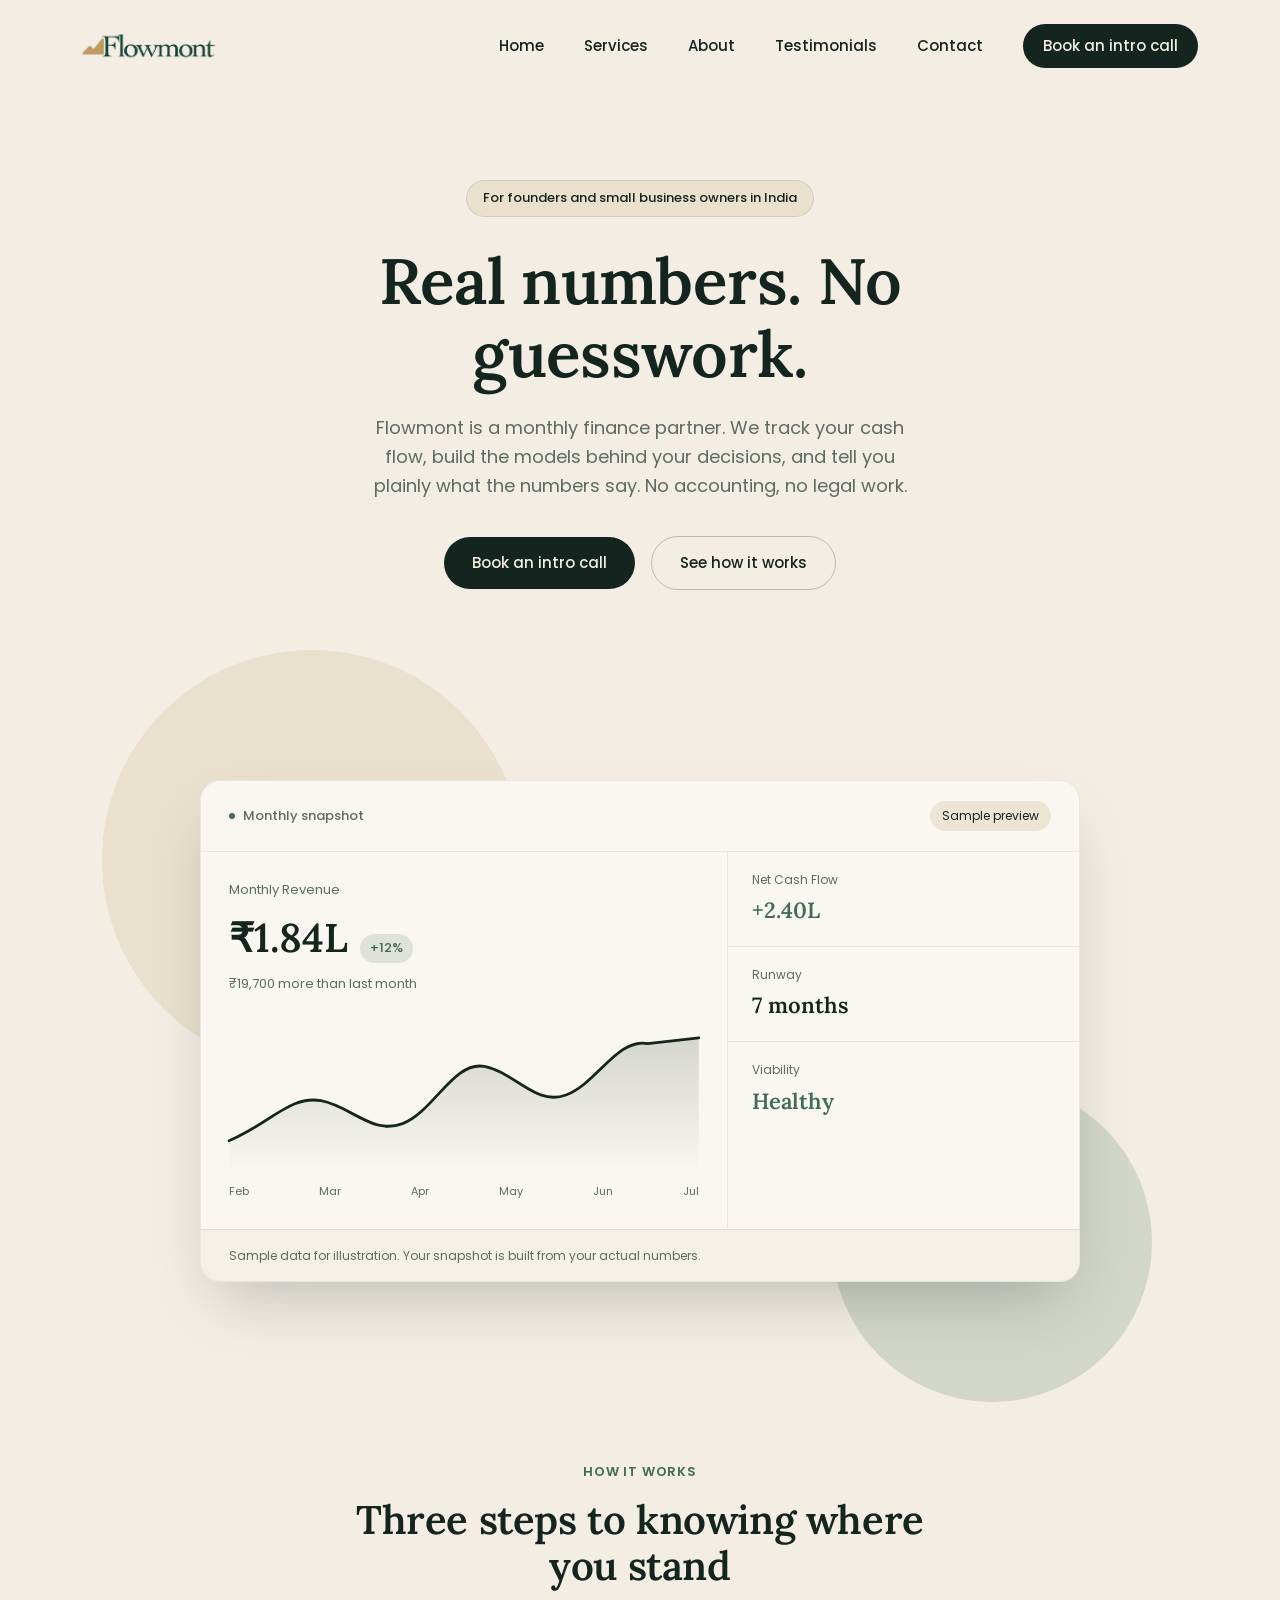
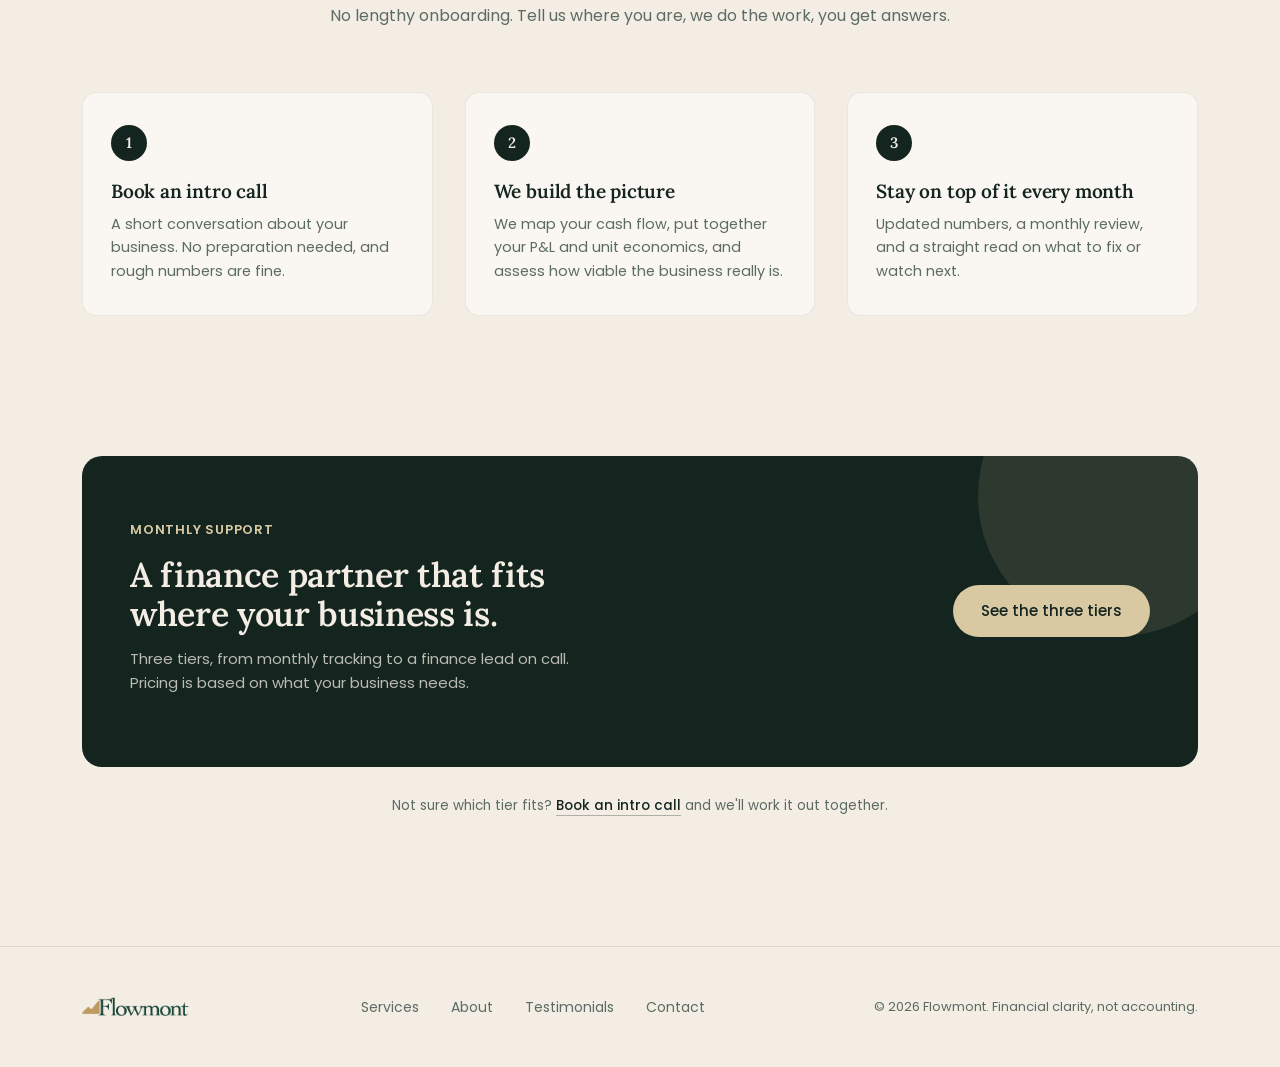
<file: index.html>
<!DOCTYPE html>
<html lang="en">
<head>
<meta charset="UTF-8">
<meta name="viewport" content="width=device-width, initial-scale=1.0">
<title>Flowmont | Real numbers. No guesswork.</title>
<meta name="description" content="Flowmont is a monthly finance partner for founders and small business owners in India. Cash flow tracking, financial models, and a straight read on your numbers. No accounting, no jargon.">
<link rel="icon" href="assets/flowmont-mark.png">
<link rel="preconnect" href="https://fonts.googleapis.com">
<link rel="preconnect" href="https://fonts.gstatic.com" crossorigin>
<link href="https://fonts.googleapis.com/css2?family=Lora:wght@500;600;700&family=Poppins:wght@300;400;500;600&display=swap" rel="stylesheet">
<link rel="stylesheet" href="css/style.css">
</head>
<body>

<header class="nav" id="nav">
  <div class="container nav-inner">
    <a href="index.html" class="nav-logo">
      <img src="assets/flowmont-logo-full.png" alt="Flowmont">
    </a>
    <nav class="nav-links" id="navLinks">
      <a href="index.html">Home</a>
      <a href="services.html">Services</a>
      <a href="about.html">About</a>
      <a href="testimonials.html">Testimonials</a>
      <a href="contact.html">Contact</a>
      <a href="contact.html" class="btn btn-primary btn-small">Book an intro call</a>
    </nav>
    <button class="nav-menu-toggle" id="navToggle" aria-label="Toggle menu">
      <span></span><span></span><span></span>
    </button>
  </div>
</header>

<main>

  <section class="hero">
    <div class="container">
      <div class="hero-tag reveal">For founders and small business owners in India</div>
      <h1 class="reveal">Real numbers. No guesswork.</h1>
      <p class="hero-sub reveal">Flowmont is a monthly finance partner. We track your cash flow, build the models behind your decisions, and tell you plainly what the numbers say. No accounting, no legal work.</p>
      <div class="hero-actions reveal">
        <a href="contact.html" class="btn btn-primary">Book an intro call</a>
        <a href="#how-it-works" class="btn btn-secondary">See how it works</a>
      </div>
    </div>
  </section>

  <section class="card-stage">
    <div class="shape shape-1"></div>
    <div class="shape shape-2"></div>
    <div class="shape shape-3"></div>

    <div class="report-card reveal">
      <div class="report-card-header">
        <div class="tag"><span class="dot"></span> Monthly snapshot</div>
        <div class="sample-label">Sample preview</div>
      </div>
      <div class="report-card-body">
        <div class="report-main">
          <div class="report-main-label">Monthly Revenue</div>
          <div class="report-main-value-row">
            <span class="report-main-value" data-count-to="184000" data-prefix="₹" data-format="lakh">₹0</span>
            <span class="report-badge">+12%</span>
          </div>
          <div class="report-main-sub">₹19,700 more than last month</div>

          <div class="chart-wrap">
            <svg viewBox="0 0 460 140" preserveAspectRatio="none">
              <path class="chart-fill" d="M0,110 C40,95 60,70 90,75 C120,80 140,105 170,95 C200,85 220,40 250,45 C280,50 300,80 330,70 C360,60 380,20 410,25 L460,20 L460,140 L0,140 Z" fill="url(#chartGradient)"></path>
              <defs>
                <linearGradient id="chartGradient" x1="0" y1="0" x2="0" y2="1">
                  <stop offset="0%" stop-color="#14241F" stop-opacity="0.16"></stop>
                  <stop offset="100%" stop-color="#14241F" stop-opacity="0"></stop>
                </linearGradient>
              </defs>
              <path class="chart-path" d="M0,110 C40,95 60,70 90,75 C120,80 140,105 170,95 C200,85 220,40 250,45 C280,50 300,80 330,70 C360,60 380,20 410,25 L460,20"></path>
            </svg>
          </div>
          <div class="chart-months">
            <span>Feb</span><span>Mar</span><span>Apr</span><span>May</span><span>Jun</span><span>Jul</span>
          </div>
        </div>

        <div class="report-side">
          <div class="report-stat">
            <div class="report-stat-label">Net Cash Flow</div>
            <div class="report-stat-value positive">+<span data-count-to="240000" data-format="lakh">₹0</span></div>
          </div>
          <div class="report-stat">
            <div class="report-stat-label">Runway</div>
            <div class="report-stat-value"><span data-count-to="7">0</span> months</div>
          </div>
          <div class="report-stat">
            <div class="report-stat-label">Viability</div>
            <div class="report-stat-value positive">Healthy</div>
          </div>
        </div>
      </div>
      <div class="report-card-footer">Sample data for illustration. Your snapshot is built from your actual numbers.</div>
    </div>
  </section>

  <section class="how-it-works" id="how-it-works">
    <div class="container">
      <div class="section-heading reveal">
        <span class="eyebrow">How it works</span>
        <h2>Three steps to knowing where you stand</h2>
        <p>No lengthy onboarding. Tell us where you are, we do the work, you get answers.</p>
      </div>
      <div class="steps reveal-stagger">
        <div class="step-card">
          <div class="step-number">1</div>
          <h3>Book an intro call</h3>
          <p>A short conversation about your business. No preparation needed, and rough numbers are fine.</p>
        </div>
        <div class="step-card">
          <div class="step-number">2</div>
          <h3>We build the picture</h3>
          <p>We map your cash flow, put together your P&amp;L and unit economics, and assess how viable the business really is.</p>
        </div>
        <div class="step-card">
          <div class="step-number">3</div>
          <h3>Stay on top of it every month</h3>
          <p>Updated numbers, a monthly review, and a straight read on what to fix or watch next.</p>
        </div>
      </div>
    </div>
  </section>

  <section class="clarity-cta">
    <div class="container">
      <div class="clarity-cta-box reveal">
        <div class="clarity-cta-text">
          <span class="eyebrow">Monthly support</span>
          <h2>A finance partner that fits where your business is.</h2>
          <p>Three tiers, from monthly tracking to a finance lead on call. Pricing is based on what your business needs.</p>
        </div>
        <div class="clarity-cta-actions">
          <a href="services.html#tiers" class="btn btn-primary">See the three tiers</a>
        </div>
      </div>
      <p class="retainer-note reveal">Not sure which tier fits? <a href="contact.html">Book an intro call</a> and we'll work it out together.</p>
    </div>
  </section>

</main>

<footer class="footer">
  <div class="container footer-inner">
    <img src="assets/flowmont-logo-full.png" alt="Flowmont">
    <nav class="footer-links">
      <a href="services.html">Services</a>
      <a href="about.html">About</a>
      <a href="testimonials.html">Testimonials</a>
      <a href="contact.html">Contact</a>
    </nav>
    <div class="footer-copy">© 2026 Flowmont. Financial clarity, not accounting.</div>
  </div>
</footer>

<script src="js/main.js"></script>
</body>
</html>
</file>
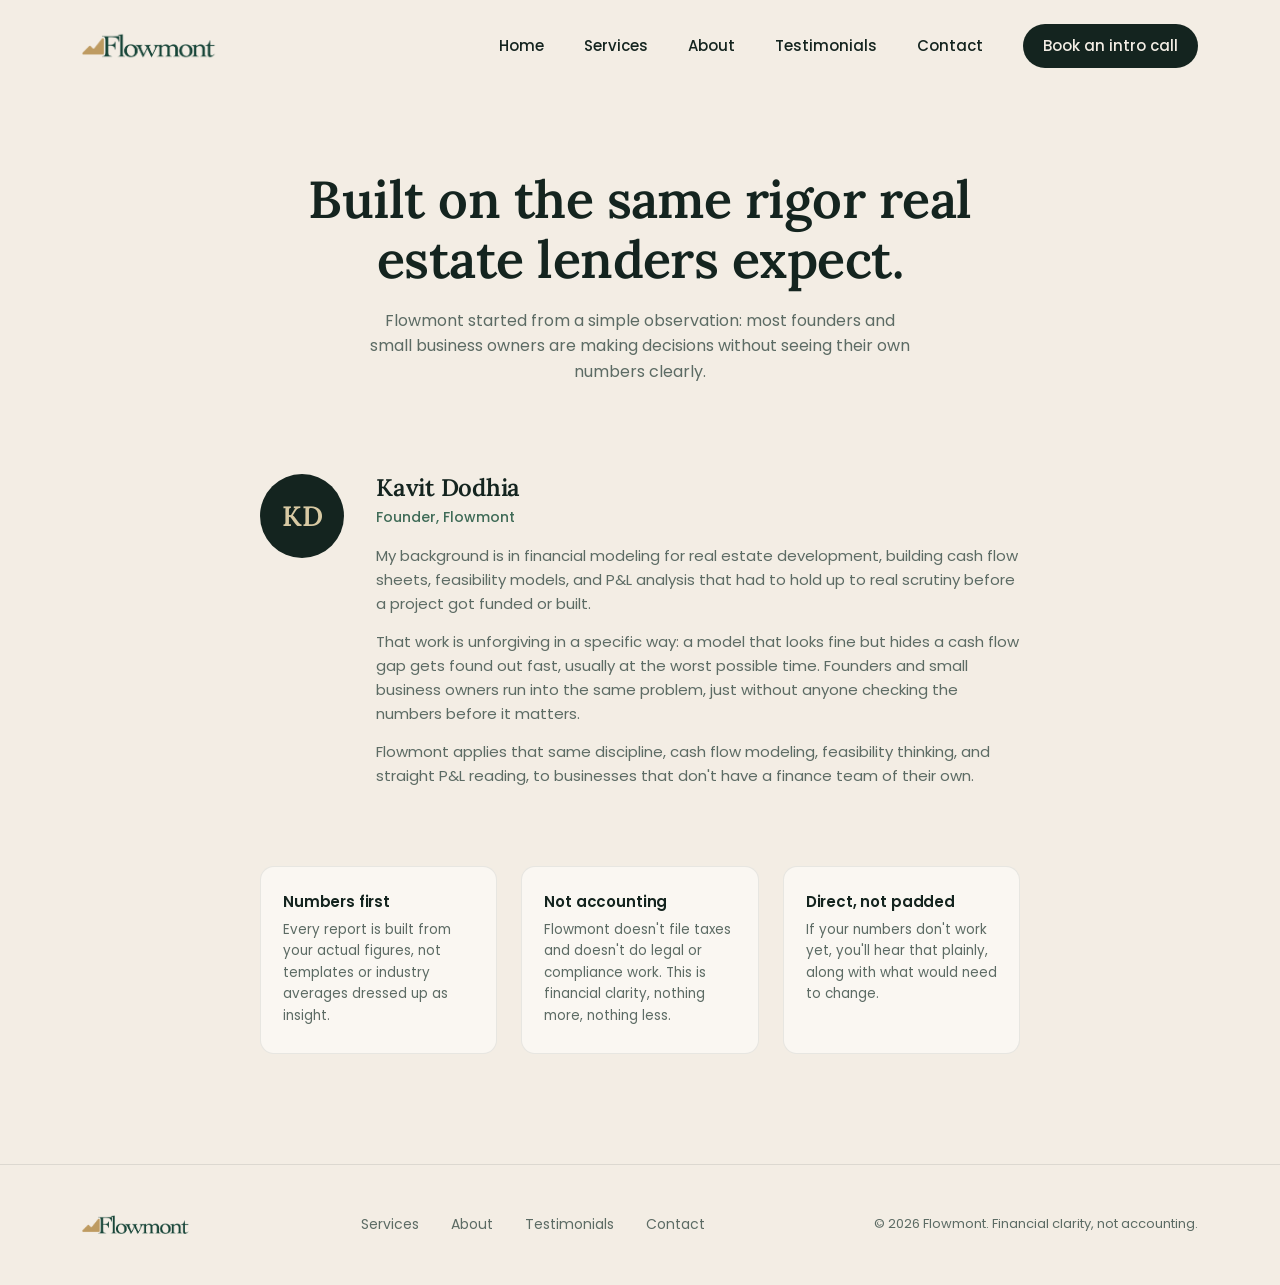
<file: about.html>
<!DOCTYPE html>
<html lang="en">
<head>
<meta charset="UTF-8">
<meta name="viewport" content="width=device-width, initial-scale=1.0">
<title>About | Flowmont</title>
<meta name="description" content="Flowmont is built on financial modeling, cash flow analysis, and feasibility work from real estate development, applied to early-stage founders and small business owners.">
<link rel="icon" href="assets/flowmont-mark.png">
<link rel="preconnect" href="https://fonts.googleapis.com">
<link rel="preconnect" href="https://fonts.gstatic.com" crossorigin>
<link href="https://fonts.googleapis.com/css2?family=Lora:wght@500;600;700&family=Poppins:wght@300;400;500;600&display=swap" rel="stylesheet">
<link rel="stylesheet" href="css/style.css">
</head>
<body>

<header class="nav" id="nav">
  <div class="container nav-inner">
    <a href="index.html" class="nav-logo">
      <img src="assets/flowmont-logo-full.png" alt="Flowmont">
    </a>
    <nav class="nav-links" id="navLinks">
      <a href="index.html">Home</a>
      <a href="services.html">Services</a>
      <a href="about.html">About</a>
      <a href="testimonials.html">Testimonials</a>
      <a href="contact.html">Contact</a>
      <a href="contact.html" class="btn btn-primary btn-small">Book an intro call</a>
    </nav>
    <button class="nav-menu-toggle" id="navToggle" aria-label="Toggle menu">
      <span></span><span></span><span></span>
    </button>
  </div>
</header>

<main>

  <section class="page-hero">
    <div class="container">
      <h1 class="reveal">Built on the same rigor real estate lenders expect.</h1>
      <p class="reveal">Flowmont started from a simple observation: most founders and small business owners are making decisions without seeing their own numbers clearly.</p>
    </div>
  </section>

  <section class="about-section">
    <div class="container">

      <div class="founder-block reveal">
        <div class="founder-avatar">KD</div>
        <div class="founder-text">
          <h2>Kavit Dodhia</h2>
          <div class="founder-title">Founder, Flowmont</div>
          <p>My background is in financial modeling for real estate development, building cash flow sheets, feasibility models, and P&amp;L analysis that had to hold up to real scrutiny before a project got funded or built.</p>
          <p>That work is unforgiving in a specific way: a model that looks fine but hides a cash flow gap gets found out fast, usually at the worst possible time. Founders and small business owners run into the same problem, just without anyone checking the numbers before it matters.</p>
          <p>Flowmont applies that same discipline, cash flow modeling, feasibility thinking, and straight P&amp;L reading, to businesses that don't have a finance team of their own.</p>
        </div>
      </div>

      <div class="about-principles reveal-stagger">
        <div class="principle-card">
          <h4>Numbers first</h4>
          <p>Every report is built from your actual figures, not templates or industry averages dressed up as insight.</p>
        </div>
        <div class="principle-card">
          <h4>Not accounting</h4>
          <p>Flowmont doesn't file taxes and doesn't do legal or compliance work. This is financial clarity, nothing more, nothing less.</p>
        </div>
        <div class="principle-card">
          <h4>Direct, not padded</h4>
          <p>If your numbers don't work yet, you'll hear that plainly, along with what would need to change.</p>
        </div>
      </div>

    </div>
  </section>

</main>

<footer class="footer">
  <div class="container footer-inner">
    <img src="assets/flowmont-logo-full.png" alt="Flowmont">
    <nav class="footer-links">
      <a href="services.html">Services</a>
      <a href="about.html">About</a>
      <a href="testimonials.html">Testimonials</a>
      <a href="contact.html">Contact</a>
    </nav>
    <div class="footer-copy">© 2026 Flowmont. Financial clarity, not accounting.</div>
  </div>
</footer>

<script src="js/main.js"></script>
</body>
</html>
</file>
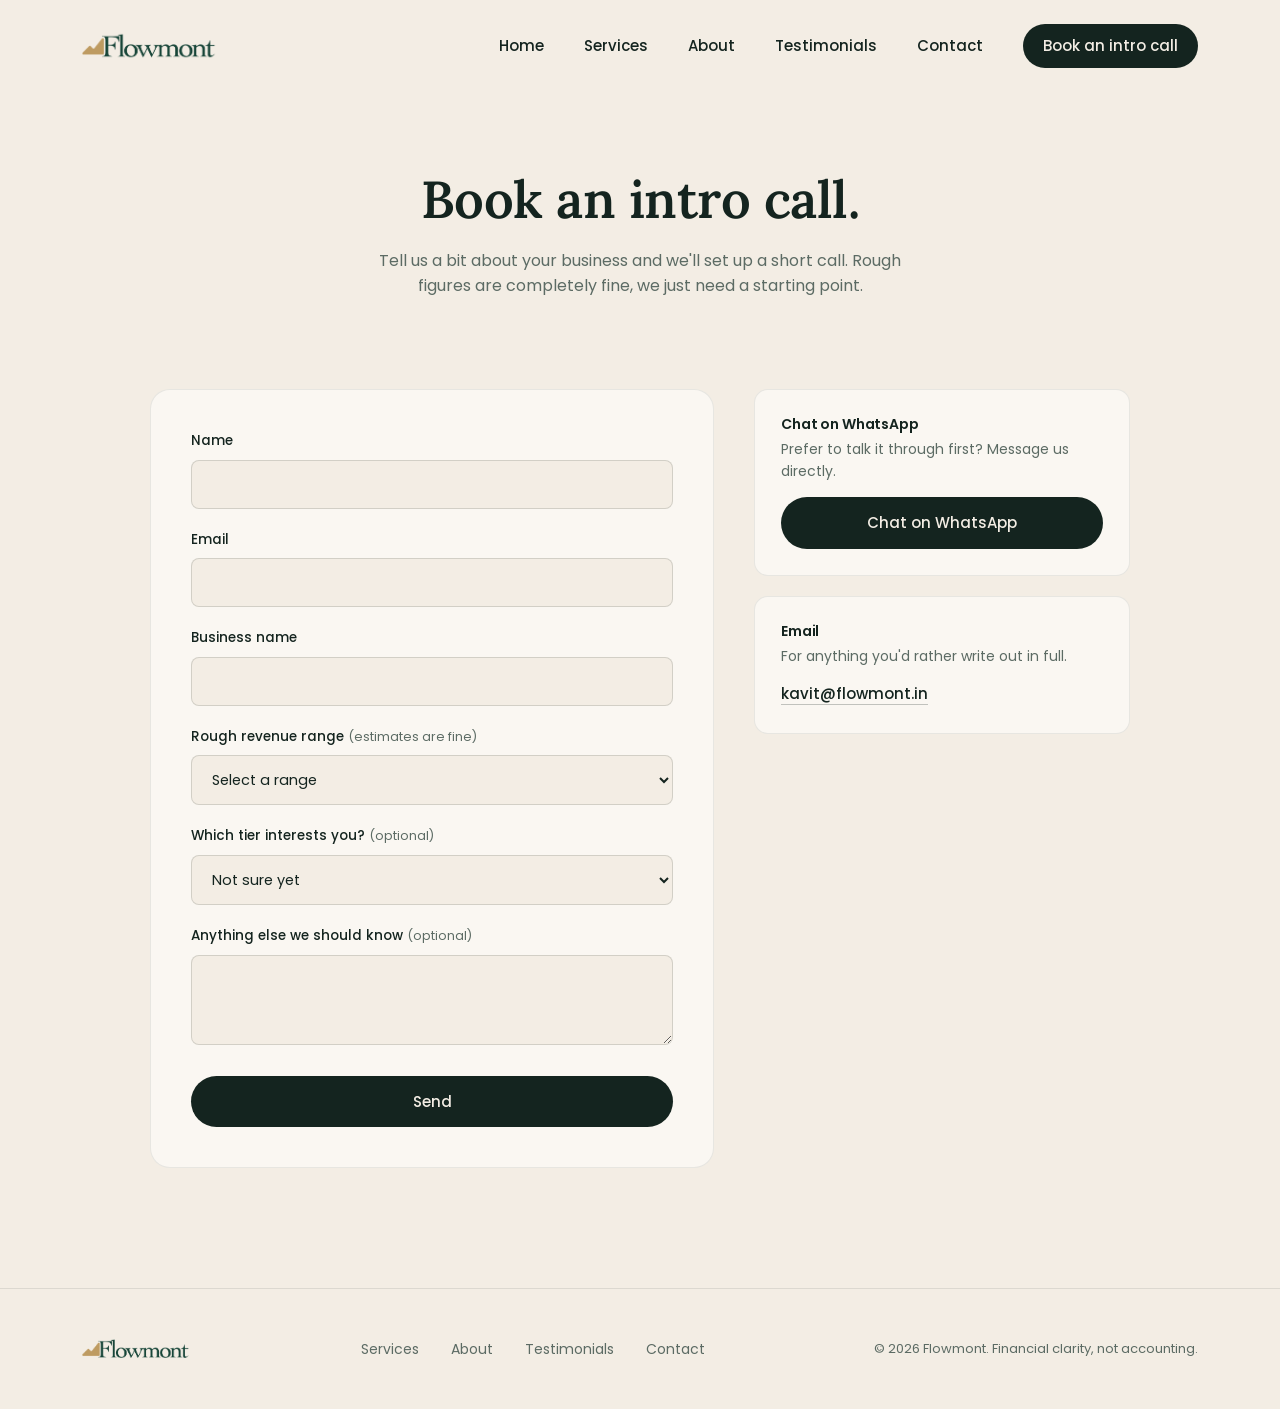
<file: contact.html>
<!DOCTYPE html>
<html lang="en">
<head>
<meta charset="UTF-8">
<meta name="viewport" content="width=device-width, initial-scale=1.0">
<title>Contact | Flowmont</title>
<meta name="description" content="Get in touch with Flowmont. Share your name, business, and a rough revenue range, exact figures aren't needed to start.">
<link rel="icon" href="assets/flowmont-mark.png">
<link rel="preconnect" href="https://fonts.googleapis.com">
<link rel="preconnect" href="https://fonts.gstatic.com" crossorigin>
<link href="https://fonts.googleapis.com/css2?family=Lora:wght@500;600;700&family=Poppins:wght@300;400;500;600&display=swap" rel="stylesheet">
<link rel="stylesheet" href="css/style.css">
</head>
<body>

<header class="nav" id="nav">
  <div class="container nav-inner">
    <a href="index.html" class="nav-logo">
      <img src="assets/flowmont-logo-full.png" alt="Flowmont">
    </a>
    <nav class="nav-links" id="navLinks">
      <a href="index.html">Home</a>
      <a href="services.html">Services</a>
      <a href="about.html">About</a>
      <a href="testimonials.html">Testimonials</a>
      <a href="contact.html">Contact</a>
      <a href="contact.html" class="btn btn-primary btn-small">Book an intro call</a>
    </nav>
    <button class="nav-menu-toggle" id="navToggle" aria-label="Toggle menu">
      <span></span><span></span><span></span>
    </button>
  </div>
</header>

<main>

  <section class="page-hero">
    <div class="container">
      <h1 class="reveal">Book an intro call.</h1>
      <p class="reveal">Tell us a bit about your business and we'll set up a short call. Rough figures are completely fine, we just need a starting point.</p>
    </div>
  </section>

  <section class="contact-section">
    <div class="container">
      <div class="contact-layout">

        <div class="contact-form-card reveal">
          <form id="contactForm" action="https://formspree.io/f/xojgpzgk" method="POST">
            <div class="form-row">
              <label for="name">Name</label>
              <input type="text" id="name" name="name" required>
            </div>
            <div class="form-row">
              <label for="email">Email</label>
              <input type="email" id="email" name="email" required>
            </div>
            <div class="form-row">
              <label for="business">Business name</label>
              <input type="text" id="business" name="business" required>
            </div>
            <div class="form-row">
              <label for="revenue">Rough revenue range <span class="hint">(estimates are fine)</span></label>
              <select id="revenue" name="revenue_range" required>
                <option value="" disabled selected>Select a range</option>
                <option value="Pre-revenue">Pre-revenue / idea stage</option>
                <option value="Under 5L">Under ₹5L / year</option>
                <option value="5L-25L">₹5L to ₹25L / year</option>
                <option value="25L-1Cr">₹25L to ₹1Cr / year</option>
                <option value="1Cr+">₹1Cr+ / year</option>
                <option value="Not sure">Not sure yet</option>
              </select>
            </div>
            <div class="form-row">
              <label for="tier">Which tier interests you? <span class="hint">(optional)</span></label>
              <select id="tier" name="tier">
                <option value="Not sure yet" selected>Not sure yet</option>
                <option value="track">Track: monthly numbers and a review call</option>
                <option value="model">Model: unit economics, forecasts, and scenarios</option>
                <option value="advise">Advise: a finance lead on call</option>
              </select>
            </div>
            <div class="form-row">
              <label for="message">Anything else we should know <span class="hint">(optional)</span></label>
              <textarea id="message" name="message"></textarea>
            </div>
            <button type="submit" class="btn btn-primary form-submit">Send</button>
            <p class="form-status" id="formStatus"></p>
          </form>
        </div>

        <div class="contact-side reveal">
          <div class="contact-info-card">
            <h4>Chat on WhatsApp</h4>
            <p>Prefer to talk it through first? Message us directly.</p>
            <a href="https://wa.me/919920266222" target="_blank" rel="noopener" class="btn btn-primary whatsapp-btn">Chat on WhatsApp</a>
          </div>
          <div class="contact-info-card">
            <h4>Email</h4>
            <p>For anything you'd rather write out in full.</p>
            <a href="mailto:kavit@flowmont.in" class="contact-value">kavit@flowmont.in</a>
          </div>
        </div>

      </div>
    </div>
  </section>

</main>

<footer class="footer">
  <div class="container footer-inner">
    <img src="assets/flowmont-logo-full.png" alt="Flowmont">
    <nav class="footer-links">
      <a href="services.html">Services</a>
      <a href="about.html">About</a>
      <a href="testimonials.html">Testimonials</a>
      <a href="contact.html">Contact</a>
    </nav>
    <div class="footer-copy">© 2026 Flowmont. Financial clarity, not accounting.</div>
  </div>
</footer>

<script src="js/main.js"></script>
</body>
</html>
</file>
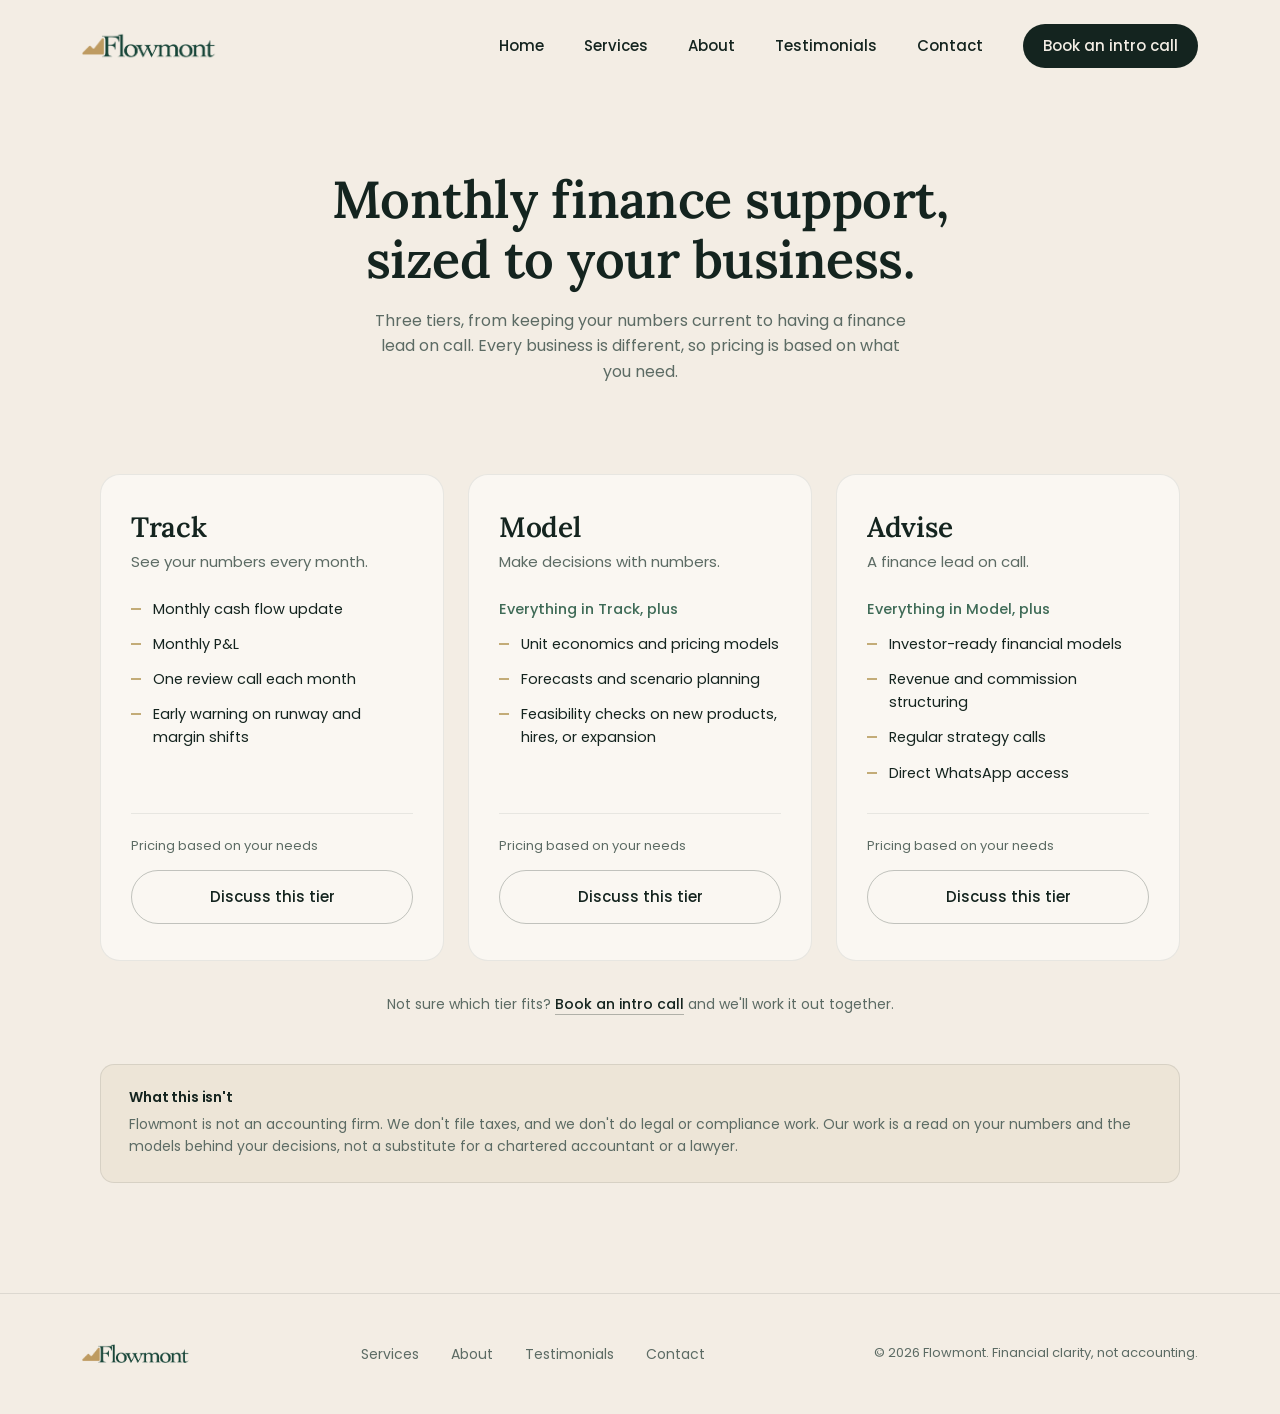
<file: services.html>
<!DOCTYPE html>
<html lang="en">
<head>
<meta charset="UTF-8">
<meta name="viewport" content="width=device-width, initial-scale=1.0">
<title>Services | Flowmont</title>
<meta name="description" content="Three monthly tiers of finance support for founders and small business owners: Track, Model, and Advise. Pricing is based on what your business needs.">
<link rel="icon" href="assets/flowmont-mark.png">
<link rel="preconnect" href="https://fonts.googleapis.com">
<link rel="preconnect" href="https://fonts.gstatic.com" crossorigin>
<link href="https://fonts.googleapis.com/css2?family=Lora:wght@500;600;700&family=Poppins:wght@300;400;500;600&display=swap" rel="stylesheet">
<link rel="stylesheet" href="css/style.css">
</head>
<body>

<header class="nav" id="nav">
  <div class="container nav-inner">
    <a href="index.html" class="nav-logo">
      <img src="assets/flowmont-logo-full.png" alt="Flowmont">
    </a>
    <nav class="nav-links" id="navLinks">
      <a href="index.html">Home</a>
      <a href="services.html">Services</a>
      <a href="about.html">About</a>
      <a href="testimonials.html">Testimonials</a>
      <a href="contact.html">Contact</a>
      <a href="contact.html" class="btn btn-primary btn-small">Book an intro call</a>
    </nav>
    <button class="nav-menu-toggle" id="navToggle" aria-label="Toggle menu">
      <span></span><span></span><span></span>
    </button>
  </div>
</header>

<main>

  <section class="page-hero">
    <div class="container">
      <h1 class="reveal">Monthly finance support, sized to your business.</h1>
      <p class="reveal">Three tiers, from keeping your numbers current to having a finance lead on call. Every business is different, so pricing is based on what you need.</p>
    </div>
  </section>

  <section class="tiers-section" id="tiers">
    <div class="container">

      <div class="tier-grid reveal-stagger">

        <div class="tier-card">
          <h2 class="tier-name">Track</h2>
          <p class="tier-tagline">See your numbers every month.</p>
          <ul class="tier-list">
            <li>Monthly cash flow update</li>
            <li>Monthly P&amp;L</li>
            <li>One review call each month</li>
            <li>Early warning on runway and margin shifts</li>
          </ul>
          <div class="tier-footer">
            <span class="tier-price">Pricing based on your needs</span>
            <a href="contact.html?tier=track" class="btn btn-secondary">Discuss this tier</a>
          </div>
        </div>

        <div class="tier-card">
          <h2 class="tier-name">Model</h2>
          <p class="tier-tagline">Make decisions with numbers.</p>
          <ul class="tier-list">
            <li class="tier-includes">Everything in Track, plus</li>
            <li>Unit economics and pricing models</li>
            <li>Forecasts and scenario planning</li>
            <li>Feasibility checks on new products, hires, or expansion</li>
          </ul>
          <div class="tier-footer">
            <span class="tier-price">Pricing based on your needs</span>
            <a href="contact.html?tier=model" class="btn btn-secondary">Discuss this tier</a>
          </div>
        </div>

        <div class="tier-card">
          <h2 class="tier-name">Advise</h2>
          <p class="tier-tagline">A finance lead on call.</p>
          <ul class="tier-list">
            <li class="tier-includes">Everything in Model, plus</li>
            <li>Investor-ready financial models</li>
            <li>Revenue and commission structuring</li>
            <li>Regular strategy calls</li>
            <li>Direct WhatsApp access</li>
          </ul>
          <div class="tier-footer">
            <span class="tier-price">Pricing based on your needs</span>
            <a href="contact.html?tier=advise" class="btn btn-secondary">Discuss this tier</a>
          </div>
        </div>

      </div>

      <p class="tier-help reveal">Not sure which tier fits? <a href="contact.html">Book an intro call</a> and we'll work it out together.</p>

      <div class="scope-note reveal">
        <h4>What this isn't</h4>
        <p>Flowmont is not an accounting firm. We don't file taxes, and we don't do legal or compliance work. Our work is a read on your numbers and the models behind your decisions, not a substitute for a chartered accountant or a lawyer.</p>
      </div>

    </div>
  </section>

</main>

<footer class="footer">
  <div class="container footer-inner">
    <img src="assets/flowmont-logo-full.png" alt="Flowmont">
    <nav class="footer-links">
      <a href="services.html">Services</a>
      <a href="about.html">About</a>
      <a href="testimonials.html">Testimonials</a>
      <a href="contact.html">Contact</a>
    </nav>
    <div class="footer-copy">© 2026 Flowmont. Financial clarity, not accounting.</div>
  </div>
</footer>

<script src="js/main.js"></script>
</body>
</html>
</file>
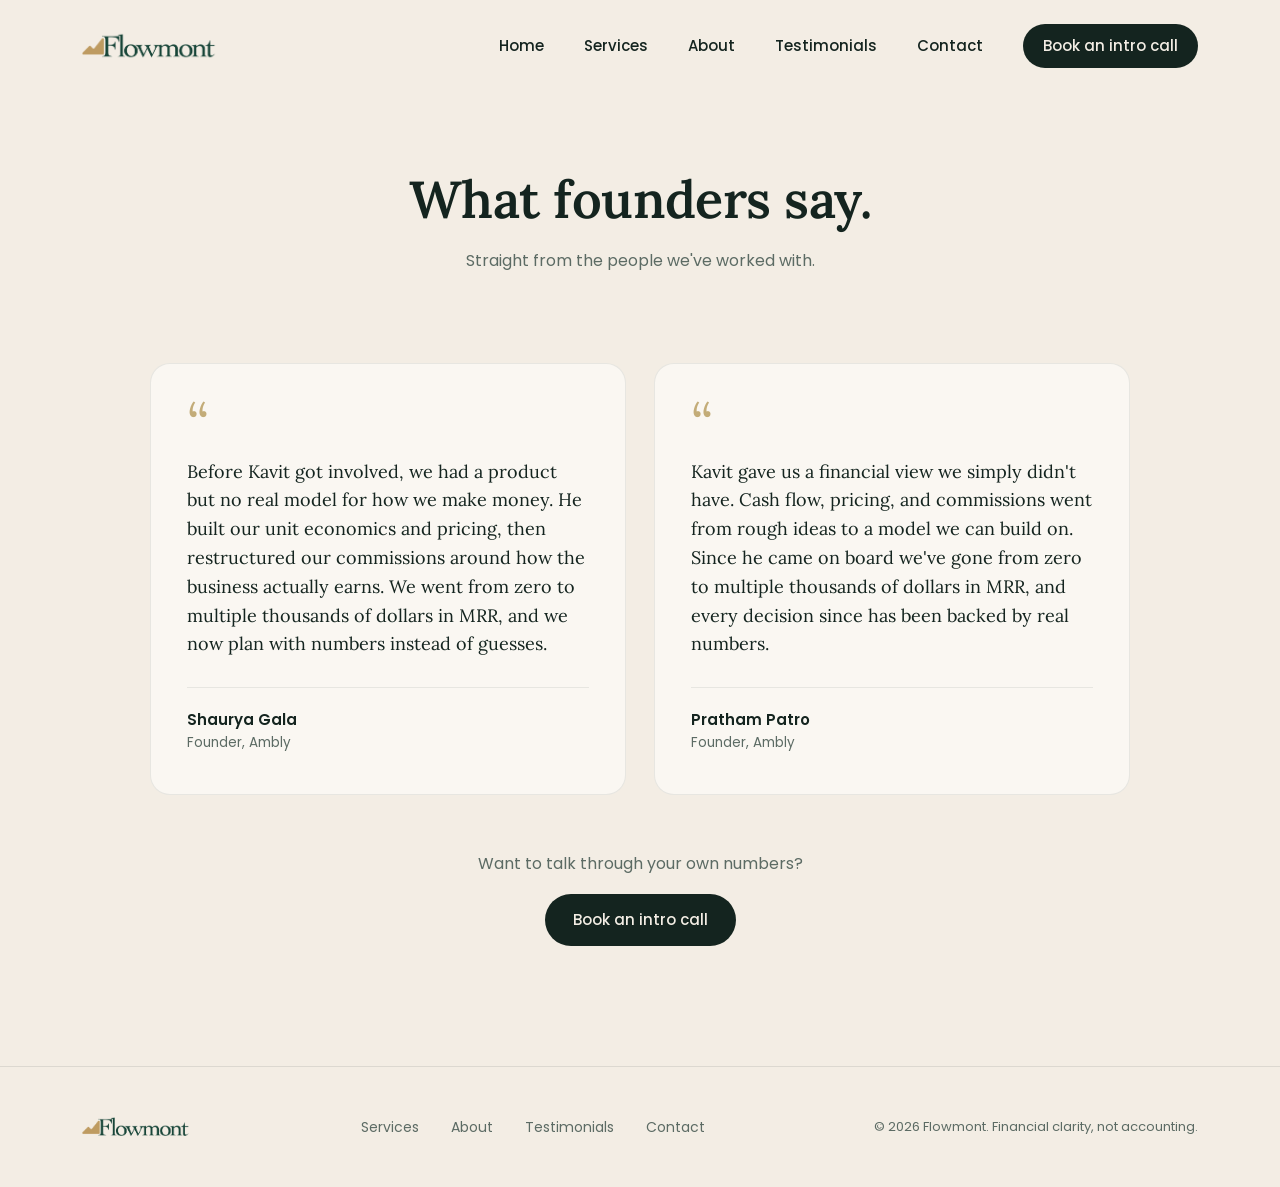
<file: testimonials.html>
<!DOCTYPE html>
<html lang="en">
<head>
<meta charset="UTF-8">
<meta name="viewport" content="width=device-width, initial-scale=1.0">
<title>Testimonials | Flowmont</title>
<meta name="description" content="What founders say about working with Flowmont.">
<link rel="icon" href="assets/flowmont-mark.png">
<link rel="preconnect" href="https://fonts.googleapis.com">
<link rel="preconnect" href="https://fonts.gstatic.com" crossorigin>
<link href="https://fonts.googleapis.com/css2?family=Lora:wght@500;600;700&family=Poppins:wght@300;400;500;600&display=swap" rel="stylesheet">
<link rel="stylesheet" href="css/style.css">
</head>
<body>

<!--
  DRAFT QUOTES: the two Ambly testimonials below were written by Flowmont from the
  engagement scope, not by the people quoted. Do not publish until Shaurya Gala and
  Pratham Patro have each approved (or rewritten) their quote and confirmed the MRR claim.
-->

<header class="nav" id="nav">
  <div class="container nav-inner">
    <a href="index.html" class="nav-logo">
      <img src="assets/flowmont-logo-full.png" alt="Flowmont">
    </a>
    <nav class="nav-links" id="navLinks">
      <a href="index.html">Home</a>
      <a href="services.html">Services</a>
      <a href="about.html">About</a>
      <a href="testimonials.html">Testimonials</a>
      <a href="contact.html">Contact</a>
      <a href="contact.html" class="btn btn-primary btn-small">Book an intro call</a>
    </nav>
    <button class="nav-menu-toggle" id="navToggle" aria-label="Toggle menu">
      <span></span><span></span><span></span>
    </button>
  </div>
</header>

<main>

  <section class="page-hero">
    <div class="container">
      <h1 class="reveal">What founders say.</h1>
      <p class="reveal">Straight from the people we've worked with.</p>
    </div>
  </section>

  <section class="testimonials-section">
    <div class="container">

      <div class="testimonial-grid reveal-stagger">

        <figure class="testimonial-card">
          <blockquote>
            <p>Before Kavit got involved, we had a product but no real model for how we make money. He built our unit economics and pricing, then restructured our commissions around how the business actually earns. We went from zero to multiple thousands of dollars in MRR, and we now plan with numbers instead of guesses.</p>
          </blockquote>
          <figcaption>
            <span class="testimonial-name">Shaurya Gala</span>
            <span class="testimonial-role">Founder, Ambly</span>
          </figcaption>
        </figure>

        <figure class="testimonial-card">
          <blockquote>
            <p>Kavit gave us a financial view we simply didn't have. Cash flow, pricing, and commissions went from rough ideas to a model we can build on. Since he came on board we've gone from zero to multiple thousands of dollars in MRR, and every decision since has been backed by real numbers.</p>
          </blockquote>
          <figcaption>
            <span class="testimonial-name">Pratham Patro</span>
            <span class="testimonial-role">Founder, Ambly</span>
          </figcaption>
        </figure>

      </div>

      <div class="testimonial-cta reveal">
        <p>Want to talk through your own numbers?</p>
        <a href="contact.html" class="btn btn-primary">Book an intro call</a>
      </div>

    </div>
  </section>

</main>

<footer class="footer">
  <div class="container footer-inner">
    <img src="assets/flowmont-logo-full.png" alt="Flowmont">
    <nav class="footer-links">
      <a href="services.html">Services</a>
      <a href="about.html">About</a>
      <a href="testimonials.html">Testimonials</a>
      <a href="contact.html">Contact</a>
    </nav>
    <div class="footer-copy">© 2026 Flowmont. Financial clarity, not accounting.</div>
  </div>
</footer>

<script src="js/main.js"></script>
</body>
</html>
</file>
<file: css/style.css>
/* ===== Variables & Reset ===== */
:root {
  --forest: #14241F;
  --forest-light: #1c332c;
  --cream: #F3EDE4;
  --cream-soft: #FAF7F2;
  --gold: #D8C9A3;
  --gold-deep: #c3ac78;
  --green-accent: #3f6b57;
  --text-muted: #5c6b64;
  --radius-lg: 20px;
  --radius-md: 14px;
  --radius-sm: 8px;
  --ease: cubic-bezier(0.4, 0, 0.2, 1);
}

* {
  margin: 0;
  padding: 0;
  box-sizing: border-box;
}

html {
  scroll-behavior: smooth;
}

body {
  font-family: 'Poppins', sans-serif;
  color: var(--forest);
  background: var(--cream);
  line-height: 1.6;
  overflow-x: hidden;
}

h1, h2, h3, h4 {
  font-family: 'Lora', serif;
  font-weight: 600;
  line-height: 1.15;
  letter-spacing: -0.01em;
}

a {
  text-decoration: none;
  color: inherit;
}

img {
  max-width: 100%;
  display: block;
}

button {
  font-family: 'Poppins', sans-serif;
  cursor: pointer;
  border: none;
  background: none;
}

.container {
  max-width: 1180px;
  margin: 0 auto;
  padding: 0 32px;
}

section {
  position: relative;
}

/* ===== Buttons ===== */
.btn {
  display: inline-flex;
  align-items: center;
  justify-content: center;
  gap: 8px;
  padding: 14px 28px;
  border-radius: 999px;
  font-size: 15px;
  font-weight: 500;
  transition: transform 240ms var(--ease), background-color 240ms var(--ease), color 240ms var(--ease), box-shadow 240ms var(--ease), border-color 240ms var(--ease);
  white-space: nowrap;
}

.btn-primary {
  background: var(--forest);
  color: var(--cream);
}

.btn-primary:hover {
  background: var(--forest-light);
  transform: translateY(-2px);
  box-shadow: 0 8px 20px rgba(20, 36, 31, 0.25);
}

.btn-secondary {
  background: transparent;
  color: var(--forest);
  border: 1.5px solid rgba(20, 36, 31, 0.25);
}

.btn-secondary:hover {
  border-color: var(--forest);
  background: rgba(20, 36, 31, 0.05);
  transform: translateY(-2px);
}

.btn-small {
  padding: 10px 20px;
  font-size: 14px;
}

/* ===== Nav ===== */
.nav {
  position: fixed;
  top: 0;
  left: 0;
  right: 0;
  z-index: 100;
  padding: 24px 0;
  transition: padding 300ms var(--ease), background-color 300ms var(--ease), box-shadow 300ms var(--ease), backdrop-filter 300ms var(--ease);
}

.nav.scrolled {
  padding: 12px 0;
  background: rgba(243, 237, 228, 0.85);
  backdrop-filter: blur(10px);
  box-shadow: 0 1px 0 rgba(20, 36, 31, 0.08);
}

.nav-inner {
  display: flex;
  align-items: center;
  justify-content: space-between;
}

.nav-logo {
  display: flex;
  align-items: center;
}

.nav-logo img {
  height: 30px;
  width: auto;
  transition: height 300ms var(--ease);
}

.nav.scrolled .nav-logo img {
  height: 26px;
}

.nav-links {
  display: flex;
  align-items: center;
  gap: 40px;
}

.nav-links a {
  font-size: 15px;
  font-weight: 500;
  color: var(--forest);
  position: relative;
  transition: opacity 200ms var(--ease);
}

.nav-links a:not(.btn):hover {
  opacity: 0.7;
}

.nav-links a.btn-primary {
  color: var(--cream);
}

.nav-menu-toggle {
  display: none;
  flex-direction: column;
  gap: 5px;
  padding: 8px;
}

.nav-menu-toggle span {
  width: 22px;
  height: 2px;
  background: var(--forest);
  border-radius: 2px;
}

/* ===== Reveal Animations ===== */
.reveal {
  opacity: 0;
  transform: translateY(24px);
  transition: opacity 500ms var(--ease), transform 500ms var(--ease);
}

.reveal.is-visible {
  opacity: 1;
  transform: translateY(0);
}

.reveal-stagger.is-visible > * {
  opacity: 1;
  transform: translateY(0);
}

.reveal-stagger > * {
  opacity: 0;
  transform: translateY(20px);
  transition: opacity 450ms var(--ease), transform 450ms var(--ease);
}

.reveal-stagger.is-visible > *:nth-child(1) { transition-delay: 0ms; }
.reveal-stagger.is-visible > *:nth-child(2) { transition-delay: 80ms; }
.reveal-stagger.is-visible > *:nth-child(3) { transition-delay: 160ms; }
.reveal-stagger.is-visible > *:nth-child(4) { transition-delay: 240ms; }
.reveal-stagger.is-visible > *:nth-child(5) { transition-delay: 320ms; }

@media (prefers-reduced-motion: reduce) {
  .reveal, .reveal-stagger > *, .nav, .nav-logo img, .btn, .shape, .chart-path {
    transition: none !important;
    animation: none !important;
  }
  .reveal, .reveal-stagger > * {
    opacity: 1;
    transform: none;
  }
}

/* ===== Hero ===== */
.hero {
  padding: 180px 0 100px;
  text-align: center;
}

.hero-tag {
  display: inline-flex;
  align-items: center;
  gap: 6px;
  padding: 7px 16px;
  border-radius: 999px;
  background: rgba(216, 201, 163, 0.35);
  border: 1px solid rgba(20, 36, 31, 0.1);
  font-size: 13px;
  font-weight: 500;
  color: var(--forest);
  margin-bottom: 28px;
}

.hero h1 {
  font-size: clamp(36px, 6vw, 64px);
  max-width: 850px;
  margin: 0 auto 22px;
}

.hero p.hero-sub {
  font-size: clamp(16px, 2vw, 18px);
  color: var(--text-muted);
  max-width: 560px;
  margin: 0 auto 36px;
}

.hero-actions {
  display: flex;
  align-items: center;
  justify-content: center;
  gap: 16px;
  flex-wrap: wrap;
}

/* ===== Report Card Section ===== */
.card-stage {
  position: relative;
  padding: 90px 0 60px;
  display: flex;
  justify-content: center;
}

.shape {
  position: absolute;
  border-radius: 50%;
  z-index: 0;
  will-change: transform;
}

.shape-1 {
  width: 420px;
  height: 420px;
  background: var(--gold);
  opacity: 0.35;
  top: -40px;
  left: 8%;
  animation: drift1 26s ease-in-out infinite;
}

.shape-2 {
  width: 320px;
  height: 320px;
  background: var(--green-accent);
  opacity: 0.18;
  bottom: -60px;
  right: 10%;
  animation: drift2 30s ease-in-out infinite;
}

.shape-3 {
  width: 200px;
  height: 200px;
  background: var(--gold-deep);
  opacity: 0.25;
  bottom: 10%;
  left: 20%;
  animation: drift3 22s ease-in-out infinite;
}

@keyframes drift1 {
  0%, 100% { transform: translate(0, 0); }
  50% { transform: translate(30px, 24px); }
}

@keyframes drift2 {
  0%, 100% { transform: translate(0, 0); }
  50% { transform: translate(-26px, -20px); }
}

@keyframes drift3 {
  0%, 100% { transform: translate(0, 0); }
  50% { transform: translate(18px, -28px); }
}

.report-card {
  position: relative;
  z-index: 1;
  width: 100%;
  max-width: 880px;
  background: var(--cream-soft);
  border-radius: var(--radius-lg);
  border: 1px solid rgba(20, 36, 31, 0.08);
  box-shadow: 0 30px 60px -20px rgba(20, 36, 31, 0.25);
  overflow: hidden;
}

.report-card-header {
  display: flex;
  align-items: center;
  justify-content: space-between;
  padding: 20px 28px;
  border-bottom: 1px solid rgba(20, 36, 31, 0.08);
}

.report-card-header .tag {
  font-size: 13px;
  font-weight: 500;
  color: var(--text-muted);
  display: flex;
  align-items: center;
  gap: 8px;
}

.report-card-header .tag .dot {
  width: 6px;
  height: 6px;
  border-radius: 50%;
  background: var(--green-accent);
}

.report-card-header .sample-label {
  font-size: 12px;
  padding: 5px 12px;
  border-radius: 999px;
  background: rgba(216, 201, 163, 0.4);
  color: var(--forest);
}

.report-card-body {
  display: grid;
  grid-template-columns: 1.5fr 1fr;
}

.report-main {
  padding: 28px;
  border-right: 1px solid rgba(20, 36, 31, 0.08);
}

.report-main-label {
  font-size: 13px;
  color: var(--text-muted);
  margin-bottom: 6px;
}

.report-main-value-row {
  display: flex;
  align-items: baseline;
  gap: 12px;
  margin-bottom: 4px;
}

.report-main-value {
  font-family: 'Lora', serif;
  font-size: 40px;
  font-weight: 600;
}

.report-badge {
  font-size: 13px;
  font-weight: 500;
  padding: 4px 10px;
  border-radius: 999px;
  background: rgba(63, 107, 87, 0.15);
  color: var(--green-accent);
}

.report-main-sub {
  font-size: 13px;
  color: var(--text-muted);
  margin-bottom: 20px;
}

.chart-wrap {
  width: 100%;
  height: 160px;
}

.chart-wrap svg {
  width: 100%;
  height: 100%;
  overflow: visible;
}

.chart-path {
  fill: none;
  stroke: var(--forest);
  stroke-width: 2.5;
  stroke-linecap: round;
  stroke-linejoin: round;
}

.chart-fill {
  opacity: 0;
  transition: opacity 600ms var(--ease) 400ms;
}

.chart-fill.is-visible {
  opacity: 1;
}

.chart-months {
  display: flex;
  justify-content: space-between;
  margin-top: 8px;
  font-size: 11px;
  color: var(--text-muted);
}

.report-side {
  display: flex;
  flex-direction: column;
}

.report-stat {
  padding: 18px 24px;
  border-bottom: 1px solid rgba(20, 36, 31, 0.08);
}

.report-stat:last-child {
  border-bottom: none;
}

.report-stat-label {
  font-size: 12px;
  color: var(--text-muted);
  margin-bottom: 4px;
}

.report-stat-value {
  font-family: 'Lora', serif;
  font-size: 22px;
  font-weight: 600;
}

.report-stat-value.positive {
  color: var(--green-accent);
}

.report-card-footer {
  padding: 16px 28px;
  border-top: 1px solid rgba(20, 36, 31, 0.08);
  font-size: 12px;
  color: var(--text-muted);
  background: rgba(216, 201, 163, 0.15);
}

/* ===== How It Works ===== */
.how-it-works {
  padding: 120px 0 100px;
}

.section-heading {
  text-align: center;
  max-width: 620px;
  margin: 0 auto 64px;
}

.section-heading .eyebrow {
  font-size: 13px;
  font-weight: 600;
  letter-spacing: 0.06em;
  text-transform: uppercase;
  color: var(--green-accent);
  margin-bottom: 14px;
  display: block;
}

.section-heading h2 {
  font-size: clamp(28px, 4vw, 40px);
  margin-bottom: 14px;
}

.section-heading p {
  color: var(--text-muted);
  font-size: 16px;
}

.steps {
  display: grid;
  grid-template-columns: repeat(3, 1fr);
  gap: 32px;
}

.step-card {
  background: var(--cream-soft);
  border: 1px solid rgba(20, 36, 31, 0.08);
  border-radius: var(--radius-md);
  padding: 32px 28px;
  transition: transform 300ms var(--ease), box-shadow 300ms var(--ease);
}

.step-card:hover {
  transform: translateY(-4px);
  box-shadow: 0 16px 32px -12px rgba(20, 36, 31, 0.15);
}

.step-number {
  font-family: 'Lora', serif;
  font-size: 15px;
  font-weight: 600;
  color: var(--cream);
  background: var(--forest);
  width: 36px;
  height: 36px;
  border-radius: 50%;
  display: flex;
  align-items: center;
  justify-content: center;
  margin-bottom: 20px;
}

.step-card h3 {
  font-size: 19px;
  margin-bottom: 10px;
}

.step-card p {
  font-size: 14.5px;
  color: var(--text-muted);
}

/* ===== Clarity CTA Section ===== */
.clarity-cta {
  padding: 40px 0 130px;
}

.clarity-cta-box {
  background: var(--forest);
  color: var(--cream);
  border-radius: var(--radius-lg);
  padding: 64px 48px;
  display: flex;
  align-items: center;
  justify-content: space-between;
  gap: 40px;
  position: relative;
  overflow: hidden;
}

.clarity-cta-box::before {
  content: '';
  position: absolute;
  width: 280px;
  height: 280px;
  border-radius: 50%;
  background: var(--gold);
  opacity: 0.12;
  top: -100px;
  right: -60px;
}

.clarity-cta-text {
  position: relative;
  z-index: 1;
}

.clarity-cta-text .eyebrow {
  font-size: 13px;
  font-weight: 600;
  letter-spacing: 0.06em;
  text-transform: uppercase;
  color: var(--gold);
  margin-bottom: 14px;
  display: block;
}

.clarity-cta-text h2 {
  font-size: clamp(26px, 3.4vw, 34px);
  margin-bottom: 14px;
  max-width: 480px;
}

.clarity-cta-text p {
  color: rgba(243, 237, 228, 0.75);
  max-width: 460px;
  font-size: 15px;
  margin-bottom: 8px;
}

.clarity-cta-actions {
  position: relative;
  z-index: 1;
  flex-shrink: 0;
}

.clarity-cta-box .btn-primary {
  background: var(--gold);
  color: var(--forest);
}

.clarity-cta-box .btn-primary:hover {
  background: var(--cream);
  box-shadow: 0 8px 20px rgba(0, 0, 0, 0.25);
}

.retainer-note {
  text-align: center;
  font-size: 13.5px;
  color: var(--text-muted);
  margin-top: 28px;
}

.retainer-note a {
  color: var(--forest);
  font-weight: 500;
  border-bottom: 1px solid rgba(20, 36, 31, 0.3);
  transition: border-color 200ms var(--ease);
}

.retainer-note a:hover {
  border-color: var(--forest);
}

/* ===== Page Hero (inner pages) ===== */
.page-hero {
  padding: 170px 0 70px;
  text-align: center;
}

.page-hero h1 {
  font-size: clamp(32px, 5vw, 52px);
  max-width: 720px;
  margin: 0 auto 18px;
}

.page-hero p {
  color: var(--text-muted);
  font-size: 16px;
  max-width: 540px;
  margin: 0 auto;
}

/* ===== Services tiers ===== */
.tiers-section {
  padding: 20px 0 110px;
}

.tier-grid {
  display: grid;
  grid-template-columns: repeat(3, 1fr);
  gap: 24px;
  max-width: 1080px;
  margin: 0 auto 32px;
}

.tier-card {
  display: flex;
  flex-direction: column;
  background: var(--cream-soft);
  border: 1px solid rgba(20, 36, 31, 0.08);
  border-radius: var(--radius-lg);
  padding: 36px 30px;
  transition: opacity 450ms var(--ease), transform 300ms var(--ease), box-shadow 300ms var(--ease);
}

.tier-card:hover {
  transform: translateY(-4px);
  box-shadow: 0 16px 32px -12px rgba(20, 36, 31, 0.15);
}

.tier-name {
  font-size: 28px;
  margin-bottom: 6px;
}

.tier-tagline {
  color: var(--text-muted);
  font-size: 15px;
  margin-bottom: 24px;
}

.tier-list {
  list-style: none;
  font-size: 14.5px;
  margin-bottom: 28px;
  display: flex;
  flex-direction: column;
  gap: 12px;
}

.tier-list li {
  position: relative;
  padding-left: 22px;
}

.tier-list li::before {
  content: '';
  position: absolute;
  left: 0;
  top: 0.7em;
  width: 10px;
  height: 2px;
  background: var(--gold-deep);
}

.tier-list li.tier-includes {
  padding-left: 0;
  font-weight: 500;
  color: var(--green-accent);
}

.tier-list li.tier-includes::before {
  display: none;
}

.tier-footer {
  margin-top: auto;
  display: flex;
  flex-direction: column;
  gap: 14px;
  padding-top: 22px;
  border-top: 1px solid rgba(20, 36, 31, 0.08);
}

.tier-price {
  font-size: 13px;
  color: var(--text-muted);
}

.tier-footer .btn {
  width: 100%;
}

.tier-help {
  text-align: center;
  font-size: 14px;
  color: var(--text-muted);
  margin-bottom: 48px;
}

.tier-help a {
  color: var(--forest);
  font-weight: 500;
  border-bottom: 1px solid rgba(20, 36, 31, 0.3);
  transition: border-color 200ms var(--ease);
}

.tier-help a:hover {
  border-color: var(--forest);
}

.scope-note {
  max-width: 1080px;
  margin: 0 auto;
  background: rgba(216, 201, 163, 0.2);
  border: 1px solid rgba(20, 36, 31, 0.1);
  border-radius: var(--radius-md);
  padding: 24px 28px;
}

.scope-note h4 {
  font-family: 'Poppins', sans-serif;
  font-size: 14px;
  font-weight: 600;
  margin-bottom: 8px;
}

.scope-note p {
  font-size: 14px;
  color: var(--text-muted);
}

@media (max-width: 900px) {
  .tier-grid {
    grid-template-columns: 1fr;
    max-width: 520px;
  }
}

/* ===== Testimonials ===== */
.testimonials-section {
  padding: 20px 0 120px;
}

.testimonial-grid {
  display: grid;
  grid-template-columns: repeat(2, 1fr);
  gap: 28px;
  max-width: 980px;
  margin: 0 auto 56px;
}

.testimonial-card {
  display: flex;
  flex-direction: column;
  justify-content: space-between;
  gap: 28px;
  background: var(--cream-soft);
  border: 1px solid rgba(20, 36, 31, 0.08);
  border-radius: var(--radius-lg);
  padding: 40px 36px;
}

.testimonial-card blockquote {
  position: relative;
}

.testimonial-card blockquote::before {
  content: '\201C';
  display: block;
  font-family: 'Lora', serif;
  font-size: 56px;
  line-height: 0.7;
  color: var(--gold-deep);
  margin-bottom: 14px;
}

.testimonial-card blockquote p {
  font-family: 'Lora', serif;
  font-size: 18px;
  line-height: 1.6;
}

.testimonial-card figcaption {
  display: flex;
  flex-direction: column;
  padding-top: 20px;
  border-top: 1px solid rgba(20, 36, 31, 0.08);
}

.testimonial-name {
  font-weight: 600;
  font-size: 15px;
}

.testimonial-role {
  font-size: 13.5px;
  color: var(--text-muted);
}

.testimonial-cta {
  text-align: center;
}

.testimonial-cta p {
  color: var(--text-muted);
  margin-bottom: 18px;
}

@media (max-width: 800px) {
  .testimonial-grid {
    grid-template-columns: 1fr;
  }
  .testimonial-card {
    padding: 32px 24px;
  }
}

/* ===== About page ===== */
.about-section {
  padding: 20px 0 110px;
}

.founder-block {
  max-width: 760px;
  margin: 0 auto 64px;
  display: flex;
  gap: 32px;
  align-items: flex-start;
}

.founder-avatar {
  flex-shrink: 0;
  width: 84px;
  height: 84px;
  border-radius: 50%;
  background: var(--forest);
  color: var(--gold);
  font-family: 'Lora', serif;
  font-size: 28px;
  font-weight: 600;
  display: flex;
  align-items: center;
  justify-content: center;
}

.founder-text h2 {
  font-size: 24px;
  margin-bottom: 4px;
}

.founder-text .founder-title {
  font-size: 14px;
  color: var(--green-accent);
  font-weight: 500;
  margin-bottom: 16px;
}

.founder-text p {
  font-size: 15px;
  color: var(--text-muted);
  margin-bottom: 14px;
}

.about-principles {
  max-width: 760px;
  margin: 0 auto;
  display: grid;
  grid-template-columns: repeat(3, 1fr);
  gap: 24px;
}

.principle-card {
  padding: 26px 22px;
  background: var(--cream-soft);
  border: 1px solid rgba(20, 36, 31, 0.08);
  border-radius: var(--radius-md);
}

.principle-card h4 {
  font-family: 'Poppins', sans-serif;
  font-size: 15px;
  font-weight: 600;
  margin-bottom: 8px;
}

.principle-card p {
  font-size: 13.5px;
  color: var(--text-muted);
}

/* ===== Contact page ===== */
.contact-section {
  padding: 20px 0 120px;
}

.contact-layout {
  max-width: 980px;
  margin: 0 auto;
  display: grid;
  grid-template-columns: 1.2fr 0.8fr;
  gap: 40px;
  align-items: start;
}

.contact-form-card {
  background: var(--cream-soft);
  border: 1px solid rgba(20, 36, 31, 0.08);
  border-radius: var(--radius-lg);
  padding: 40px;
}

.form-row {
  margin-bottom: 20px;
}

.form-row label {
  display: block;
  font-size: 13.5px;
  font-weight: 500;
  margin-bottom: 8px;
}

.form-row .hint {
  font-weight: 400;
  color: var(--text-muted);
  font-size: 12.5px;
}

.form-row input,
.form-row select,
.form-row textarea {
  width: 100%;
  padding: 13px 16px;
  border-radius: var(--radius-sm);
  border: 1.5px solid rgba(20, 36, 31, 0.15);
  background: var(--cream);
  font-family: 'Poppins', sans-serif;
  font-size: 14.5px;
  color: var(--forest);
  transition: border-color 200ms var(--ease), box-shadow 200ms var(--ease);
}

.form-row textarea {
  resize: vertical;
  min-height: 90px;
}

.form-row input:focus,
.form-row select:focus,
.form-row textarea:focus {
  outline: none;
  border-color: var(--forest);
  box-shadow: 0 0 0 3px rgba(20, 36, 31, 0.08);
}

.form-submit {
  width: 100%;
  margin-top: 4px;
}

.form-status {
  margin-top: 16px;
  font-size: 14px;
  display: none;
}

.form-status.success {
  color: var(--green-accent);
  display: block;
}

.form-status.error {
  color: #a4453a;
  display: block;
}

.contact-side {
  display: flex;
  flex-direction: column;
  gap: 20px;
}

.contact-info-card {
  background: var(--cream-soft);
  border: 1px solid rgba(20, 36, 31, 0.08);
  border-radius: var(--radius-md);
  padding: 26px 26px;
}

.contact-info-card h4 {
  font-family: 'Poppins', sans-serif;
  font-size: 14px;
  font-weight: 600;
  margin-bottom: 6px;
}

.contact-info-card p {
  font-size: 14px;
  color: var(--text-muted);
  margin-bottom: 14px;
}

.contact-info-card a.contact-value {
  font-size: 15px;
  font-weight: 500;
  color: var(--forest);
  border-bottom: 1px solid rgba(20, 36, 31, 0.25);
  transition: border-color 200ms var(--ease);
}

.contact-info-card a.contact-value:hover {
  border-color: var(--forest);
}

.whatsapp-btn {
  display: inline-flex;
  align-items: center;
  gap: 10px;
  width: 100%;
  justify-content: center;
}

/* ===== Footer ===== */
.footer {
  border-top: 1px solid rgba(20, 36, 31, 0.1);
  padding: 48px 0;
}

.footer-inner {
  display: flex;
  align-items: center;
  justify-content: space-between;
  flex-wrap: wrap;
  gap: 20px;
}

.footer-inner img {
  height: 24px;
}

.footer-links {
  display: flex;
  gap: 32px;
}

.footer-links a {
  font-size: 14px;
  color: var(--text-muted);
  transition: color 200ms var(--ease);
}

.footer-links a:hover {
  color: var(--forest);
}

.footer-copy {
  font-size: 13px;
  color: var(--text-muted);
}

/* ===== Responsive ===== */
@media (max-width: 900px) {
  .report-card-body {
    grid-template-columns: 1fr;
  }
  .report-main {
    border-right: none;
    border-bottom: 1px solid rgba(20, 36, 31, 0.08);
  }
  .report-side {
    flex-direction: row;
    flex-wrap: wrap;
  }
  .report-stat {
    flex: 1 1 50%;
    border-bottom: 1px solid rgba(20, 36, 31, 0.08);
  }
  .steps {
    grid-template-columns: 1fr;
  }
  .clarity-cta-box {
    flex-direction: column;
    text-align: center;
    padding: 48px 32px;
  }
  .clarity-cta-text h2, .clarity-cta-text p {
    max-width: 100%;
  }
}

@media (max-width: 700px) {
  .nav-links {
    position: fixed;
    top: 0;
    right: -100%;
    height: 100vh;
    width: 78%;
    max-width: 320px;
    background: var(--cream-soft);
    flex-direction: column;
    justify-content: center;
    gap: 32px;
    transition: right 320ms var(--ease);
    box-shadow: -10px 0 40px rgba(20, 36, 31, 0.15);
  }
  .nav-links.open {
    right: 0;
  }
  .nav-menu-toggle {
    display: flex;
  }
  .hero {
    padding: 140px 0 70px;
  }
  .hero-actions {
    flex-direction: column;
    width: 100%;
  }
  .hero-actions .btn {
    width: 100%;
  }
  .shape-1 { width: 260px; height: 260px; }
  .shape-2 { width: 200px; height: 200px; }
  .shape-3 { width: 140px; height: 140px; }
  .report-stat {
    flex: 1 1 100%;
  }
  .footer-inner {
    flex-direction: column;
    text-align: center;
  }
  .about-principles {
    grid-template-columns: 1fr;
  }
  .founder-block {
    flex-direction: column;
    text-align: center;
    align-items: center;
  }
  .contact-layout {
    grid-template-columns: 1fr;
  }
  .contact-form-card {
    padding: 32px 24px;
  }
}
</file>
